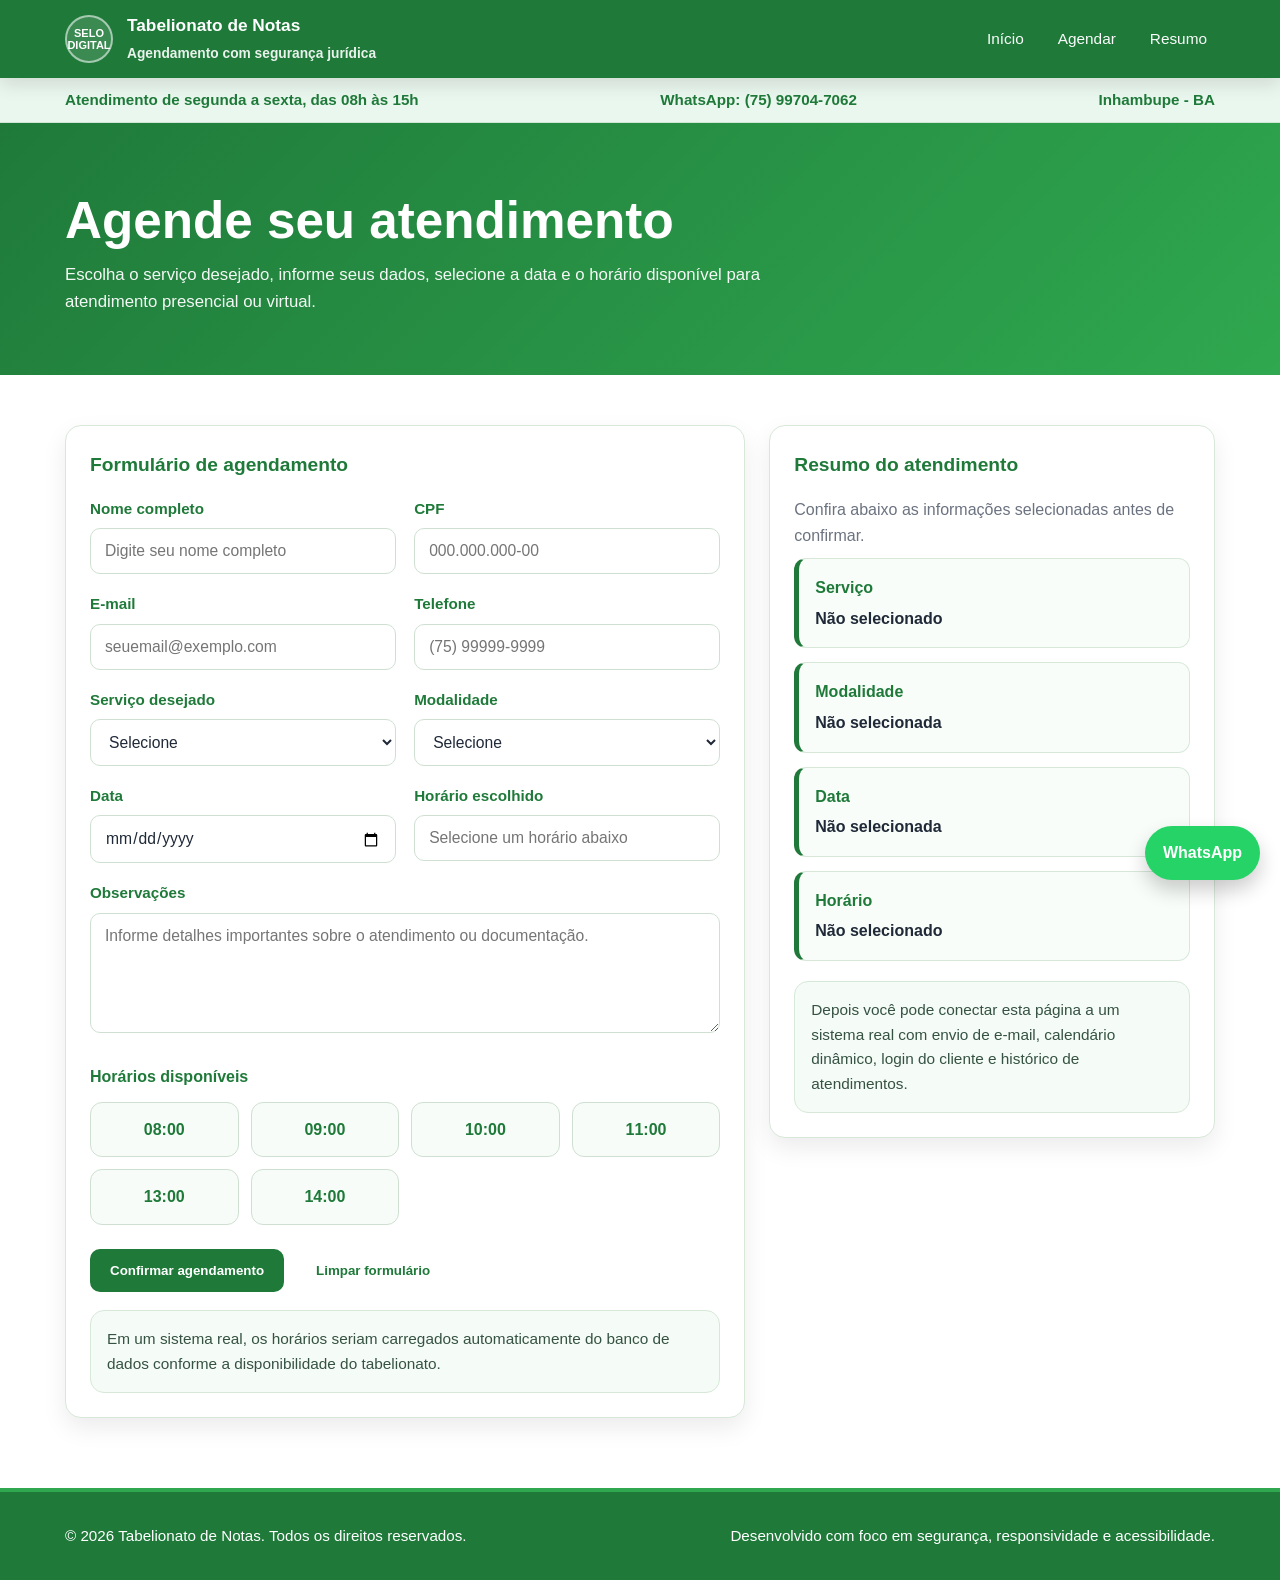
<file: agendamento.html>
<!DOCTYPE html>
<html lang="pt-BR">
<head>
  <meta charset="UTF-8" />
  <meta name="viewport" content="width=device-width, initial-scale=1.0" />
  <title>Agendamento - Tabelionato de Notas</title>
  <link rel="stylesheet" href="agendamento.css">
</head>
<body>
  <header>
    <div class="container navbar">
      <div class="brand">
        <div class="seal">SELO<br>DIGITAL</div>
        <div class="brand-text">
          <h1>Tabelionato de Notas</h1>
          <span>Agendamento com segurança jurídica</span>
        </div>
      </div>

      <nav>
        <a href="main.html">Início</a>
        <a href="#formulario">Agendar</a>
        <a href="#resumo">Resumo</a>
      </nav>
    </div>
  </header>

  <section class="top-strip">
    <div class="container top-strip-content">
      <span>Atendimento de segunda a sexta, das 08h às 15h</span>
      <span>WhatsApp: (75) 99704-7062</span>
      <span>Inhambupe - BA</span>
    </div>
  </section>

  <section class="hero">
    <div class="container">
      <h2>Agende seu atendimento</h2>
      <p>
        Escolha o serviço desejado, informe seus dados, selecione a data
        e o horário disponível para atendimento presencial ou virtual.
      </p>
    </div>
  </section>

  <main class="page-section">
    <div class="container layout">
      <section class="card" id="formulario">
        <h3>Formulário de agendamento</h3>

        <form id="appointmentForm">
          <div class="form-grid">
            <div>
              <label for="nome">Nome completo</label>
              <input type="text" id="nome" placeholder="Digite seu nome completo" required />
            </div>

            <div>
              <label for="cpf">CPF</label>
              <input type="text" id="cpf" placeholder="000.000.000-00" required />
            </div>

            <div>
              <label for="email">E-mail</label>
              <input type="email" id="email" placeholder="seuemail@exemplo.com" required />
            </div>

            <div>
              <label for="telefone">Telefone</label>
              <input type="tel" id="telefone" placeholder="(75) 99999-9999" required />
            </div>

            <div>
              <label for="servico">Serviço desejado</label>
              <select id="servico" required>
                <option value="">Selecione</option>
                <option>Escritura Pública</option>
                <option>Procuração</option>
                <option>Testamento</option>
                <option>Reconhecimento de Firma</option>
                <option>Autenticação</option>
                <option>Ata Notarial</option>
              </select>
            </div>

            <div>
              <label for="modalidade">Modalidade</label>
              <select id="modalidade" required>
                <option value="">Selecione</option>
                <option>Presencial</option>
                <option>Virtual</option>
              </select>
            </div>

            <div>
              <label for="data">Data</label>
              <input type="date" id="data" required />
            </div>

            <div>
              <label for="horarioSelecionado">Horário escolhido</label>
              <input
                type="text"
                id="horarioSelecionado"
                placeholder="Selecione um horário abaixo"
                readonly
                required
              />
            </div>

            <div class="full">
              <label for="observacoes">Observações</label>
              <textarea
                id="observacoes"
                placeholder="Informe detalhes importantes sobre o atendimento ou documentação."
              ></textarea>
            </div>
          </div>

          <div class="schedule-title">Horários disponíveis</div>

          <div class="schedule-grid" id="scheduleGrid">
            <div class="time-slot">08:00</div>
            <div class="time-slot">09:00</div>
            <div class="time-slot">10:00</div>
            <div class="time-slot">11:00</div>
            <div class="time-slot">13:00</div>
            <div class="time-slot">14:00</div>
            
          </div>

          <div class="actions">
            <button type="submit" class="btn btn-green">Confirmar agendamento</button>
            <button type="reset" class="btn btn-primary" id="resetBtn">Limpar formulário</button>
          </div>

          <div class="info-note">
            Em um sistema real, os horários seriam carregados automaticamente do banco de dados
            conforme a disponibilidade do tabelionato.
          </div>

          <div class="success-box" id="successBox"></div>
        </form>
      </section>

      <aside class="card" id="resumo">
        <h3>Resumo do atendimento</h3>
        <p>Confira abaixo as informações selecionadas antes de confirmar.</p>

        <div class="summary-list">
          <div class="summary-item">
            <strong>Serviço</strong>
            <span class="summary-value" id="resumoServico">Não selecionado</span>
          </div>

          <div class="summary-item">
            <strong>Modalidade</strong>
            <span class="summary-value" id="resumoModalidade">Não selecionada</span>
          </div>

          <div class="summary-item">
            <strong>Data</strong>
            <span class="summary-value" id="resumoData">Não selecionada</span>
          </div>

          <div class="summary-item">
            <strong>Horário</strong>
            <span class="summary-value" id="resumoHorario">Não selecionado</span>
          </div>
        </div>

        <div class="info-note" style="margin-top: 20px;">
          Depois você pode conectar esta página a um sistema real com envio de e-mail,
          calendário dinâmico, login do cliente e histórico de atendimentos.
        </div>
      </aside>
    </div>
  </main>

  <footer>
    <div class="container footer-wrap">
      <p>© 2026 Tabelionato de Notas. Todos os direitos reservados.</p>
      <p>Desenvolvido com foco em segurança, responsividade e acessibilidade.</p>
    </div>
  </footer>

  <a href="https://wa.me/5575999999999" class="whatsapp-float" target="_blank">WhatsApp</a>

  <script src="agendamento.js"></script>
</body>

</html>
</file>
<file: agendamento.css>
:root {
  --primary: #1f7a3a;
  --secondary: #2fa84f;
  --accent: #d7e8d9;
  --light: #ffffff;
  --white: #ffffff;
  --text: #1f2937;
  --muted: #6b7280;
  --shadow: 0 10px 25px rgba(0, 0, 0, 0.08);
  --radius: 16px;
}

* {
  margin: 0;
  padding: 0;
  box-sizing: border-box;
  font-family: Arial, Helvetica, sans-serif;
}

html {
  scroll-behavior: smooth;
}

body {
  background: #ffffff;
  color: var(--text);
  line-height: 1.6;
}

a {
  text-decoration: none;
  color: inherit;
}

.container {
  width: min(1150px, 92%);
  margin: 0 auto;
}

header {
  position: sticky;
  top: 0;
  z-index: 1000;
  background: #1f7a3a;
  color: var(--white);
  box-shadow: 0 6px 18px rgba(0, 0, 0, 0.12);
}

.navbar {
  min-height: 78px;
  display: flex;
  align-items: center;
  justify-content: space-between;
  gap: 24px;
  padding: 12px 0;
}

.brand {
  display: flex;
  align-items: center;
  gap: 14px;
  font-weight: bold;
}

.seal {
  width: 48px;
  height: 48px;
  border-radius: 50%;
  border: 2px solid rgba(255, 255, 255, 0.55);
  display: grid;
  place-items: center;
  font-size: 11px;
  text-align: center;
  line-height: 1.1;
  background: rgba(255, 255, 255, 0.12);
}

.brand-text h1 {
  font-size: 1.08rem;
}

.brand-text span {
  font-size: 0.86rem;
  opacity: 0.9;
}

nav {
  display: flex;
  align-items: center;
  gap: 18px;
  flex-wrap: wrap;
}

nav a {
  font-size: 0.96rem;
  opacity: 0.98;
  transition: 0.2s ease;
  padding: 6px 8px;
  border-radius: 8px;
}

nav a:hover {
  background: rgba(255, 255, 255, 0.12);
}

.btn {
  display: inline-flex;
  align-items: center;
  justify-content: center;
  padding: 12px 18px;
  border-radius: 10px;
  font-weight: 700;
  border: none;
  cursor: pointer;
  transition: 0.25s ease;
}

.btn-primary {
  background: #ffffff;
  color: #1f7a3a;
  border: 2px solid #ffffff;
}

.btn-primary:hover {
  background: #f3fff6;
  transform: translateY(-2px);
  box-shadow: var(--shadow);
}

.btn-green {
  background: #1f7a3a;
  color: white;
  border: 2px solid #1f7a3a;
}

.btn-green:hover {
  background: #2fa84f;
  border-color: #2fa84f;
}

.top-strip {
  background: #eaf7ee;
  border-bottom: 1px solid #cfe6d5;
  padding: 10px 0;
}

.top-strip-content {
  display: flex;
  justify-content: space-between;
  gap: 16px;
  flex-wrap: wrap;
  font-size: 0.95rem;
  color: #1f7a3a;
  font-weight: 600;
}

.hero {
  background: linear-gradient(135deg, #1f7a3a, #2fa84f);
  color: white;
  padding: 70px 0 60px;
}

.hero h2 {
  font-size: clamp(2rem, 5vw, 3.2rem);
  margin-bottom: 12px;
  line-height: 1.1;
}

.hero p {
  max-width: 760px;
  font-size: 1.05rem;
  opacity: 0.95;
}

.page-section {
  padding: 50px 0 70px;
}

.layout {
  display: grid;
  grid-template-columns: 1.45fr 0.95fr;
  gap: 24px;
  align-items: start;
}

.card {
  background: white;
  border-radius: var(--radius);
  padding: 24px;
  box-shadow: var(--shadow);
  border: 1px solid #d7e8d9;
}

.card h3 {
  color: var(--primary);
  margin-bottom: 16px;
  font-size: 1.2rem;
}

.card p {
  color: var(--muted);
}

.form-grid {
  display: grid;
  grid-template-columns: 1fr 1fr;
  gap: 18px;
}

.full {
  grid-column: 1 / -1;
}

label {
  display: block;
  margin-bottom: 7px;
  color: var(--primary);
  font-weight: 700;
  font-size: 0.95rem;
}

input,
select,
textarea {
  width: 100%;
  padding: 13px 14px;
  border-radius: 10px;
  border: 1px solid #cfe0d2;
  outline: none;
  background: white;
  color: var(--text);
  font-size: 0.98rem;
  transition: 0.2s ease;
}

input:focus,
select:focus,
textarea:focus {
  border-color: #2fa84f;
  box-shadow: 0 0 0 3px rgba(47, 168, 79, 0.12);
}

textarea {
  resize: vertical;
  min-height: 120px;
}

.schedule-title {
  margin-top: 24px;
  margin-bottom: 12px;
  color: var(--primary);
  font-weight: 700;
}

.schedule-grid {
  display: grid;
  grid-template-columns: repeat(4, 1fr);
  gap: 12px;
}

.time-slot {
  border: 1px solid #cfe0d2;
  background: #f7fcf8;
  color: var(--primary);
  border-radius: 12px;
  padding: 14px 10px;
  text-align: center;
  font-weight: 700;
  cursor: pointer;
  transition: 0.2s ease;
  user-select: none;
}

.time-slot:hover {
  background: #ebf8ee;
  transform: translateY(-2px);
}

.time-slot.selected {
  background: #1f7a3a;
  color: white;
  border-color: #1f7a3a;
}

.actions {
  display: flex;
  gap: 12px;
  flex-wrap: wrap;
  margin-top: 24px;
}

.info-note {
  margin-top: 18px;
  background: #f5fbf6;
  border: 1px solid #d7e8d9;
  border-radius: 14px;
  padding: 16px;
  color: #355243;
  font-size: 0.96rem;
}

.summary-list {
  display: grid;
  gap: 14px;
  margin-top: 10px;
}

.summary-item {
  background: #f9fdf9;
  border: 1px solid #d7e8d9;
  border-left: 5px solid var(--primary);
  border-radius: 12px;
  padding: 16px;
}

.summary-item strong {
  display: block;
  color: var(--primary);
  margin-bottom: 5px;
}

.summary-value {
  color: var(--text);
  font-weight: 600;
}

.success-box {
  display: none;
  margin-top: 22px;
  background: #ecfdf3;
  border: 1px solid #b7ebc6;
  color: #166534;
  border-radius: 14px;
  padding: 18px;
  font-size: 0.97rem;
}

footer {
  background: #1f7a3a;
  color: var(--white);
  padding: 32px 0;
  border-top: 4px solid #2fa84f;
}

.footer-wrap {
  display: flex;
  justify-content: space-between;
  gap: 16px;
  flex-wrap: wrap;
  font-size: 0.95rem;
}

.whatsapp-float {
  position: fixed;
  right: 20px;
  bottom: 20px;
  background: #25d366;
  color: white;
  padding: 14px 18px;
  border-radius: 999px;
  font-weight: bold;
  box-shadow: 0 10px 20px rgba(0, 0, 0, 0.2);
  z-index: 999;
}

.whatsapp-float:hover {
  background: #1ebe5d;
}

@media (max-width: 980px) {
  .layout,
  .form-grid,
  .schedule-grid {
    grid-template-columns: 1fr;
  }

  .navbar {
    align-items: flex-start;
    flex-direction: column;
  }
}

@media (max-width: 600px) {
  .top-strip-content {
    flex-direction: column;
    gap: 6px;
  }

  .actions {
    flex-direction: column;
  }

  .btn {
    width: 100%;
  }

  .card {
    padding: 20px;
  }

  .whatsapp-float {
    right: 14px;
    bottom: 14px;
    padding: 12px 16px;
  }
}
</file>
